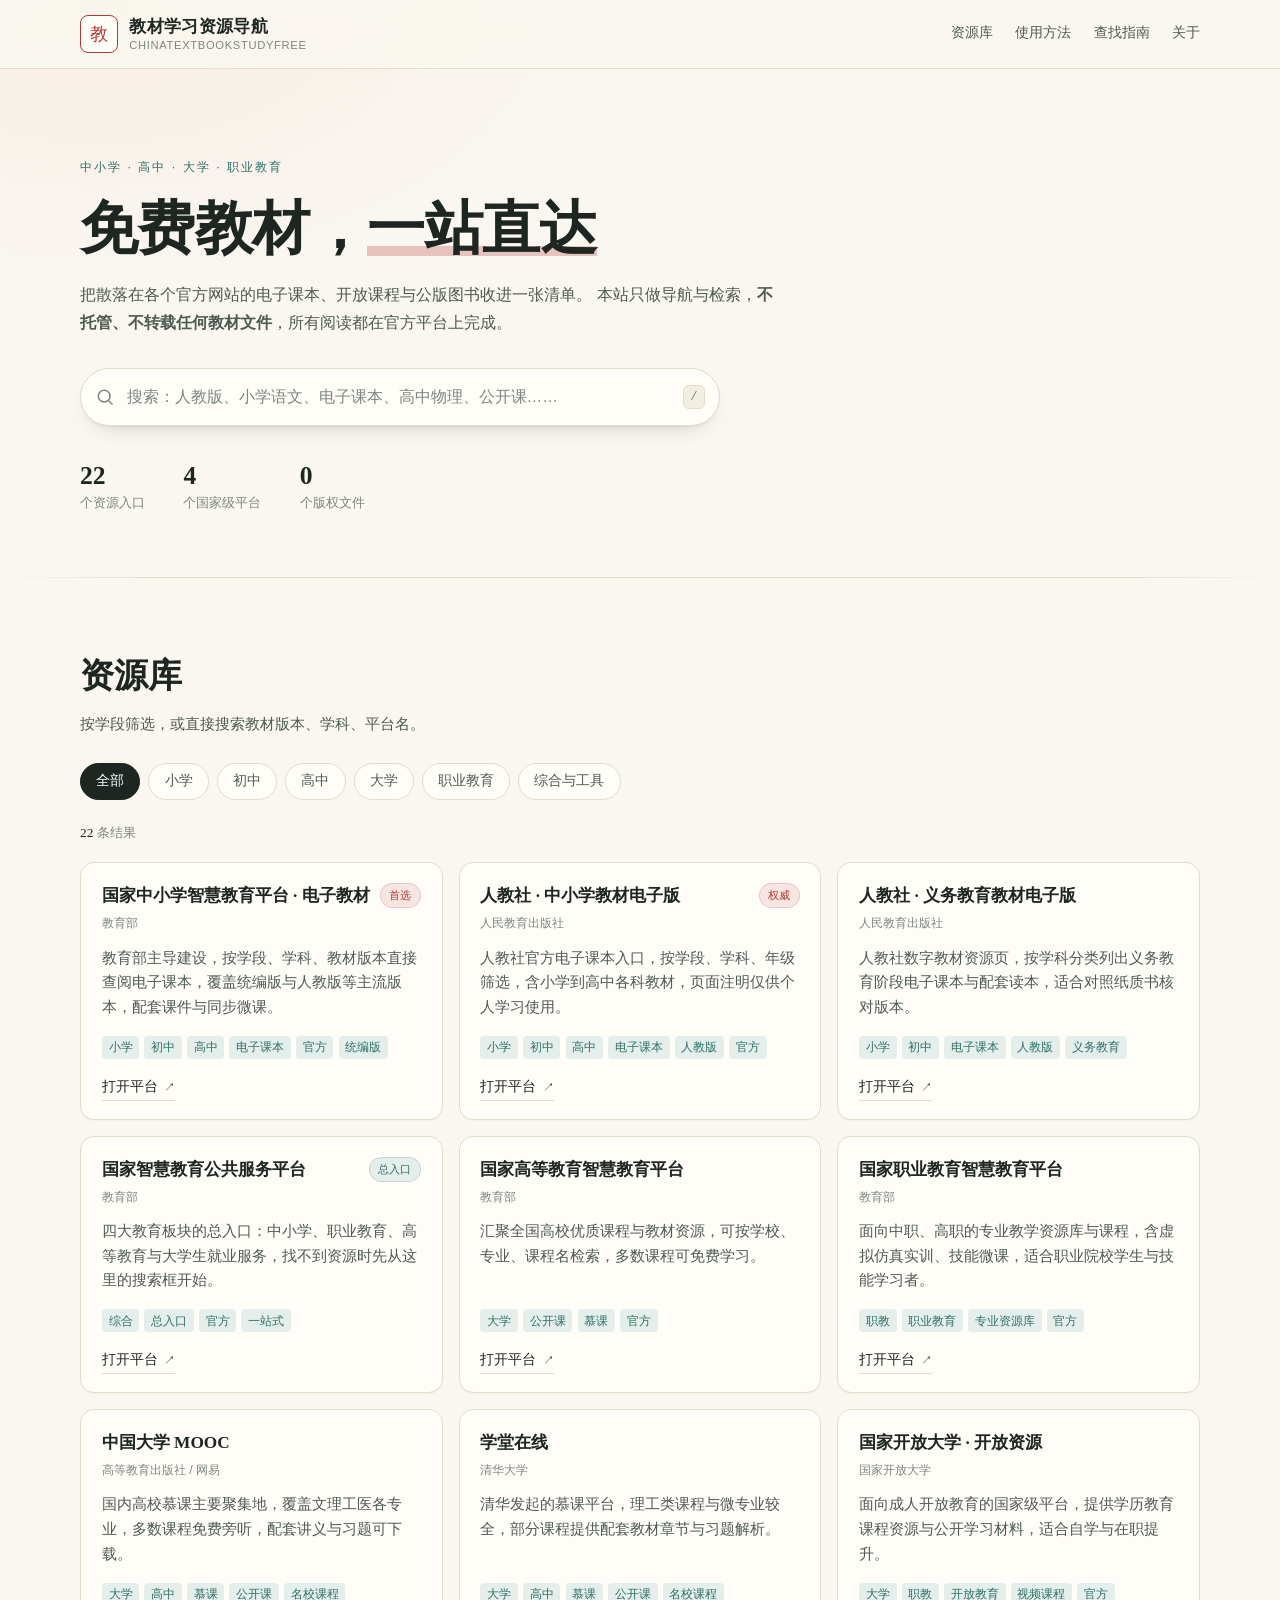
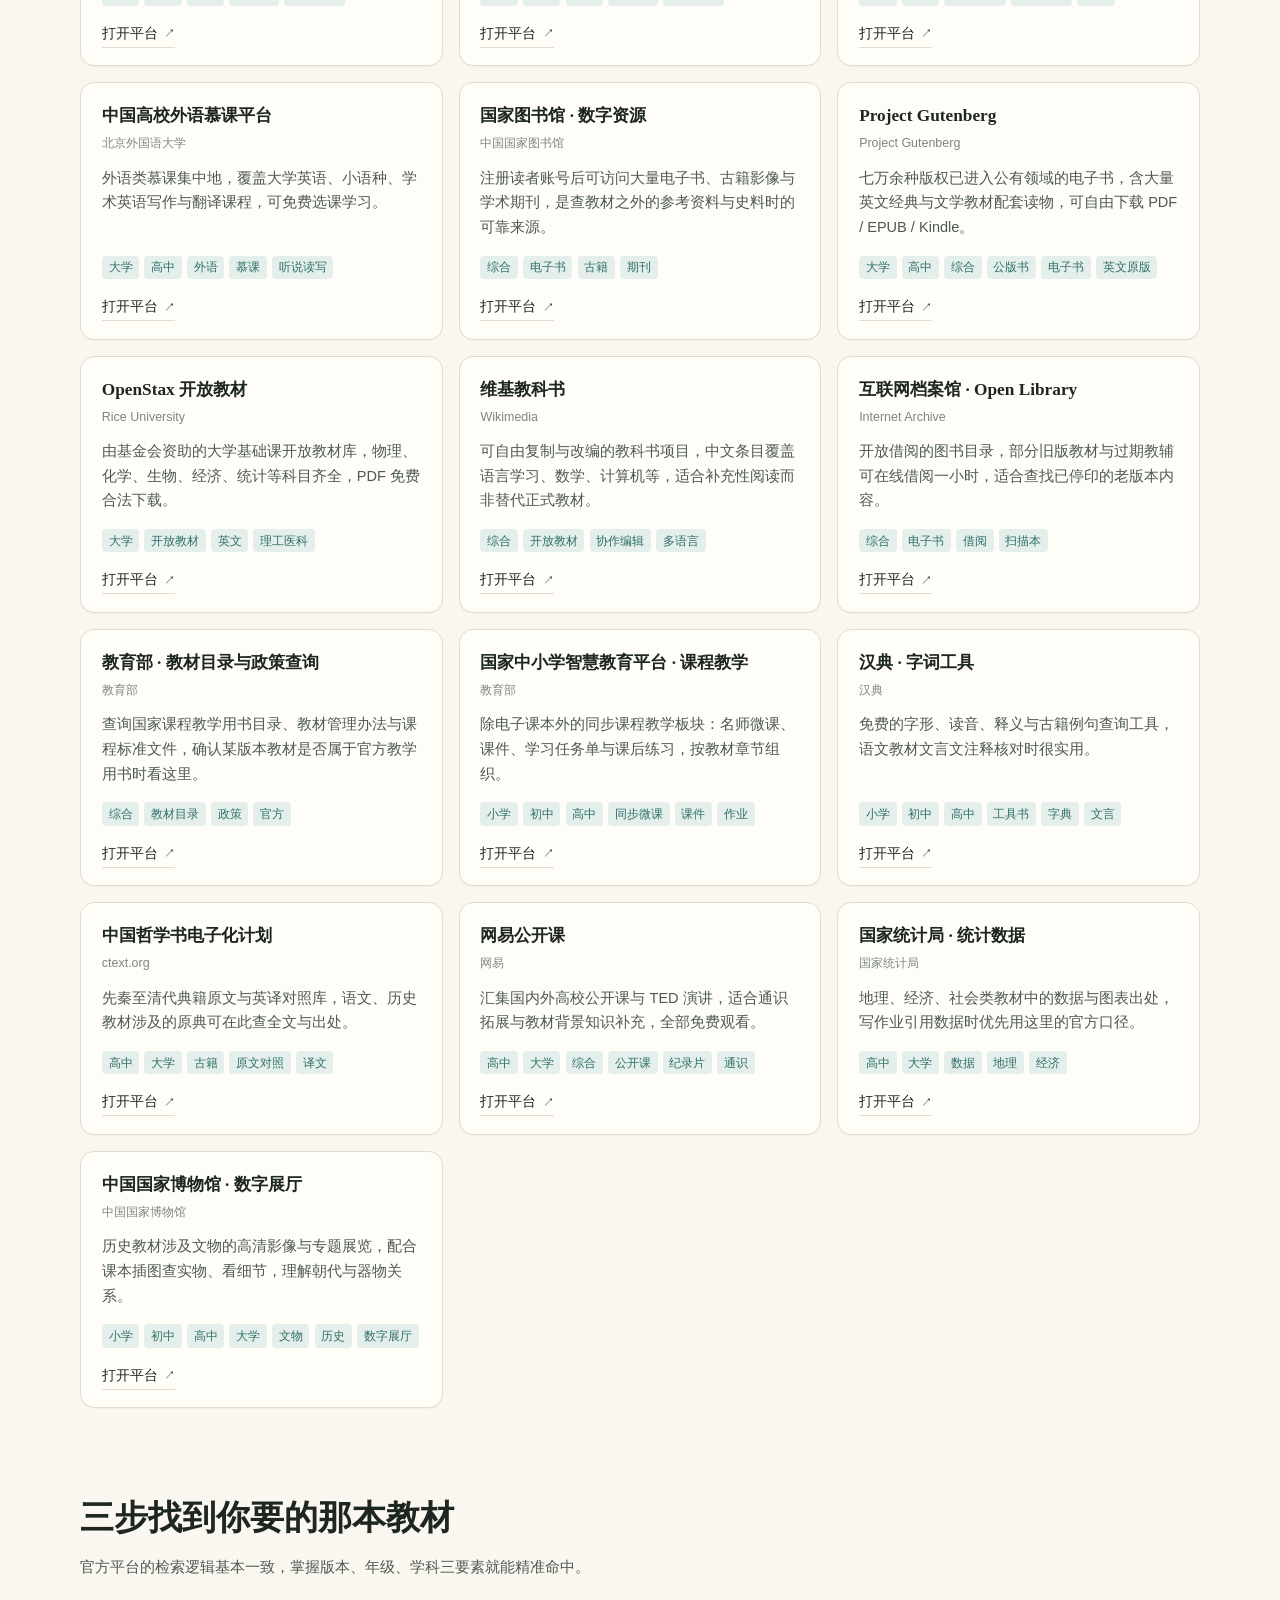
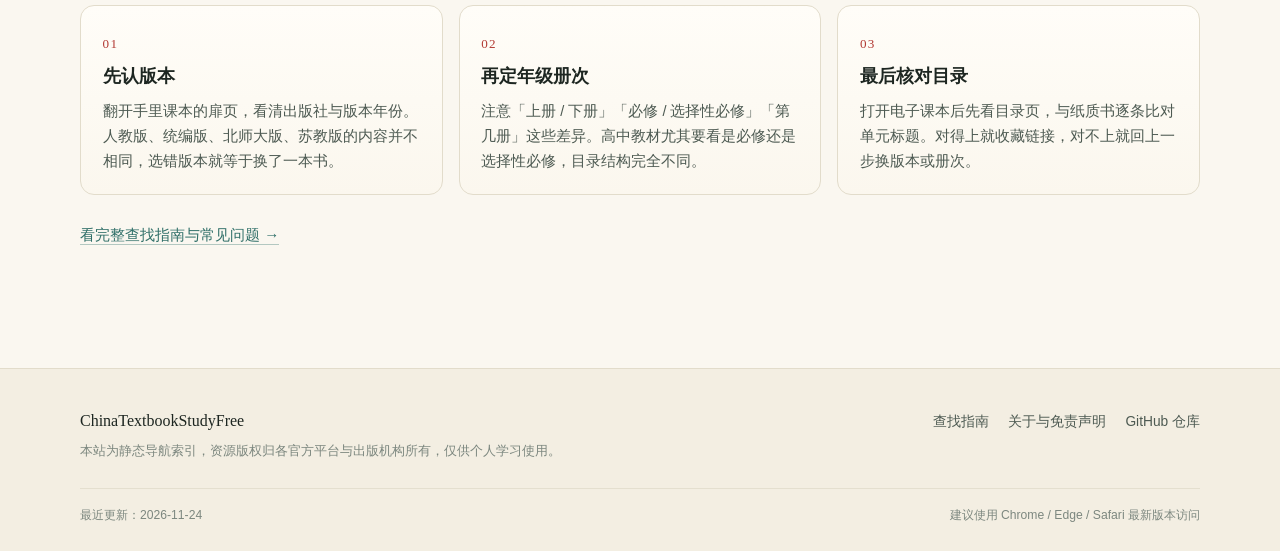
<file: index.html>
<!DOCTYPE html>
<html lang="zh-CN">
<head>
<meta charset="utf-8">
<meta name="viewport" content="width=device-width, initial-scale=1">
<title>教材学习资源导航 · 免费电子课本与开放课程</title>
<meta name="description" content="面向中小学到大学的免费教材学习资源导航索引：官方电子课本、国家智慧教育平台、高校开放课程、公版图书与工具书入口，一站直达。">
<meta name="theme-color" content="#faf7f0">
<link rel="icon" href="assets/favicon.svg" type="image/svg+xml">
<link rel="stylesheet" href="assets/style.css">
</head>
<body>
<a class="skip" href="#library">跳到资源列表</a>

<header class="site-header">
  <div class="wrap header-inner">
    <a class="brand" href="./index.html">
      <span class="seal" aria-hidden="true">教</span>
      <span class="brand-text">
        <strong>教材学习资源导航</strong>
        <small>ChinaTextbookStudyFree</small>
      </span>
    </a>
    <nav class="nav" aria-label="主导航">
      <a href="#library">资源库</a>
      <a href="#howto">使用方法</a>
      <a href="guide.html">查找指南</a>
      <a href="about.html">关于</a>
    </nav>
  </div>
</header>

<main>
  <section class="hero">
    <div class="wrap">
      <p class="kicker">中小学 · 高中 · 大学 · 职业教育</p>
      <h1>免费教材，<span class="mark">一站直达</span></h1>
      <p class="lede">
        把散落在各个官方网站的电子课本、开放课程与公版图书收进一张清单。
        本站只做导航与检索，<strong>不托管、不转载任何教材文件</strong>，所有阅读都在官方平台上完成。
      </p>

      <div class="searchbar" role="search">
        <svg class="icon" viewBox="0 0 24 24" aria-hidden="true"><circle cx="11" cy="11" r="7"/><path d="M16.5 16.5 21 21"/></svg>
        <label class="visually-hidden" for="q">搜索资源</label>
        <input id="q" type="search" placeholder="搜索：人教版、小学语文、电子课本、高中物理、公开课……" autocomplete="off">
        <kbd class="hint">/</kbd>
      </div>

      <ul class="stats" id="stats">
        <li><strong id="stat-count">—</strong><span>个资源入口</span></li>
        <li><strong>4</strong><span>个国家级平台</span></li>
        <li><strong>0</strong><span>个版权文件</span></li>
      </ul>
    </div>
    <div class="hero-rule" aria-hidden="true"></div>
  </section>

  <section class="library" id="library">
    <div class="wrap">
      <div class="section-head">
        <h2>资源库</h2>
        <p class="section-sub">按学段筛选，或直接搜索教材版本、学科、平台名。</p>
      </div>

      <div class="filters" role="group" aria-label="按学段筛选">
        <button class="chip is-active" data-filter="all" type="button">全部</button>
        <button class="chip" data-filter="小学" type="button">小学</button>
        <button class="chip" data-filter="初中" type="button">初中</button>
        <button class="chip" data-filter="高中" type="button">高中</button>
        <button class="chip" data-filter="大学" type="button">大学</button>
        <button class="chip" data-filter="职教" type="button">职业教育</button>
        <button class="chip" data-filter="综合" type="button">综合与工具</button>
      </div>

      <p class="result-line" aria-live="polite"><span id="result-count">0</span> 条结果</p>
      <div class="grid" id="grid"></div>
      <p class="empty" id="empty" hidden>没有匹配的资源，换个关键词试试，例如「电子课本」「物理」「公开课」。</p>
    </div>
  </section>

  <section class="howto" id="howto">
    <div class="wrap">
      <div class="section-head">
        <h2>三步找到你要的那本教材</h2>
        <p class="section-sub">官方平台的检索逻辑基本一致，掌握版本、年级、学科三要素就能精准命中。</p>
      </div>
      <ol class="steps">
        <li>
          <span class="step-no">01</span>
          <h3>先认版本</h3>
          <p>翻开手里课本的扉页，看清出版社与版本年份。人教版、统编版、北师大版、苏教版的内容并不相同，选错版本就等于换了一本书。</p>
        </li>
        <li>
          <span class="step-no">02</span>
          <h3>再定年级册次</h3>
          <p>注意「上册 / 下册」「必修 / 选择性必修」「第几册」这些差异。高中教材尤其要看是必修还是选择性必修，目录结构完全不同。</p>
        </li>
        <li>
          <span class="step-no">03</span>
          <h3>最后核对目录</h3>
          <p>打开电子课本后先看目录页，与纸质书逐条比对单元标题。对得上就收藏链接，对不上就回上一步换版本或册次。</p>
        </li>
      </ol>
      <p class="howto-more"><a class="textlink" href="guide.html">看完整查找指南与常见问题 →</a></p>
    </div>
  </section>
</main>

<footer class="site-footer">
  <div class="wrap footer-inner">
    <div>
      <p class="footer-title">ChinaTextbookStudyFree</p>
      <p class="footer-note">本站为静态导航索引，资源版权归各官方平台与出版机构所有，仅供个人学习使用。</p>
    </div>
    <ul class="footer-links">
      <li><a href="guide.html">查找指南</a></li>
      <li><a href="about.html">关于与免责声明</a></li>
      <li><a href="https://github.com/keith279997139/ChinaTextbookStudyFree" rel="noopener">GitHub 仓库</a></li>
    </ul>
  </div>
  <div class="wrap footer-meta">
    <span>最近更新：2026-11-24</span>
    <span>建议使用 Chrome / Edge / Safari 最新版本访问</span>
  </div>
</footer>

<script src="assets/resources.js"></script>
<script src="assets/app.js"></script>
</body>
</html>
</file>
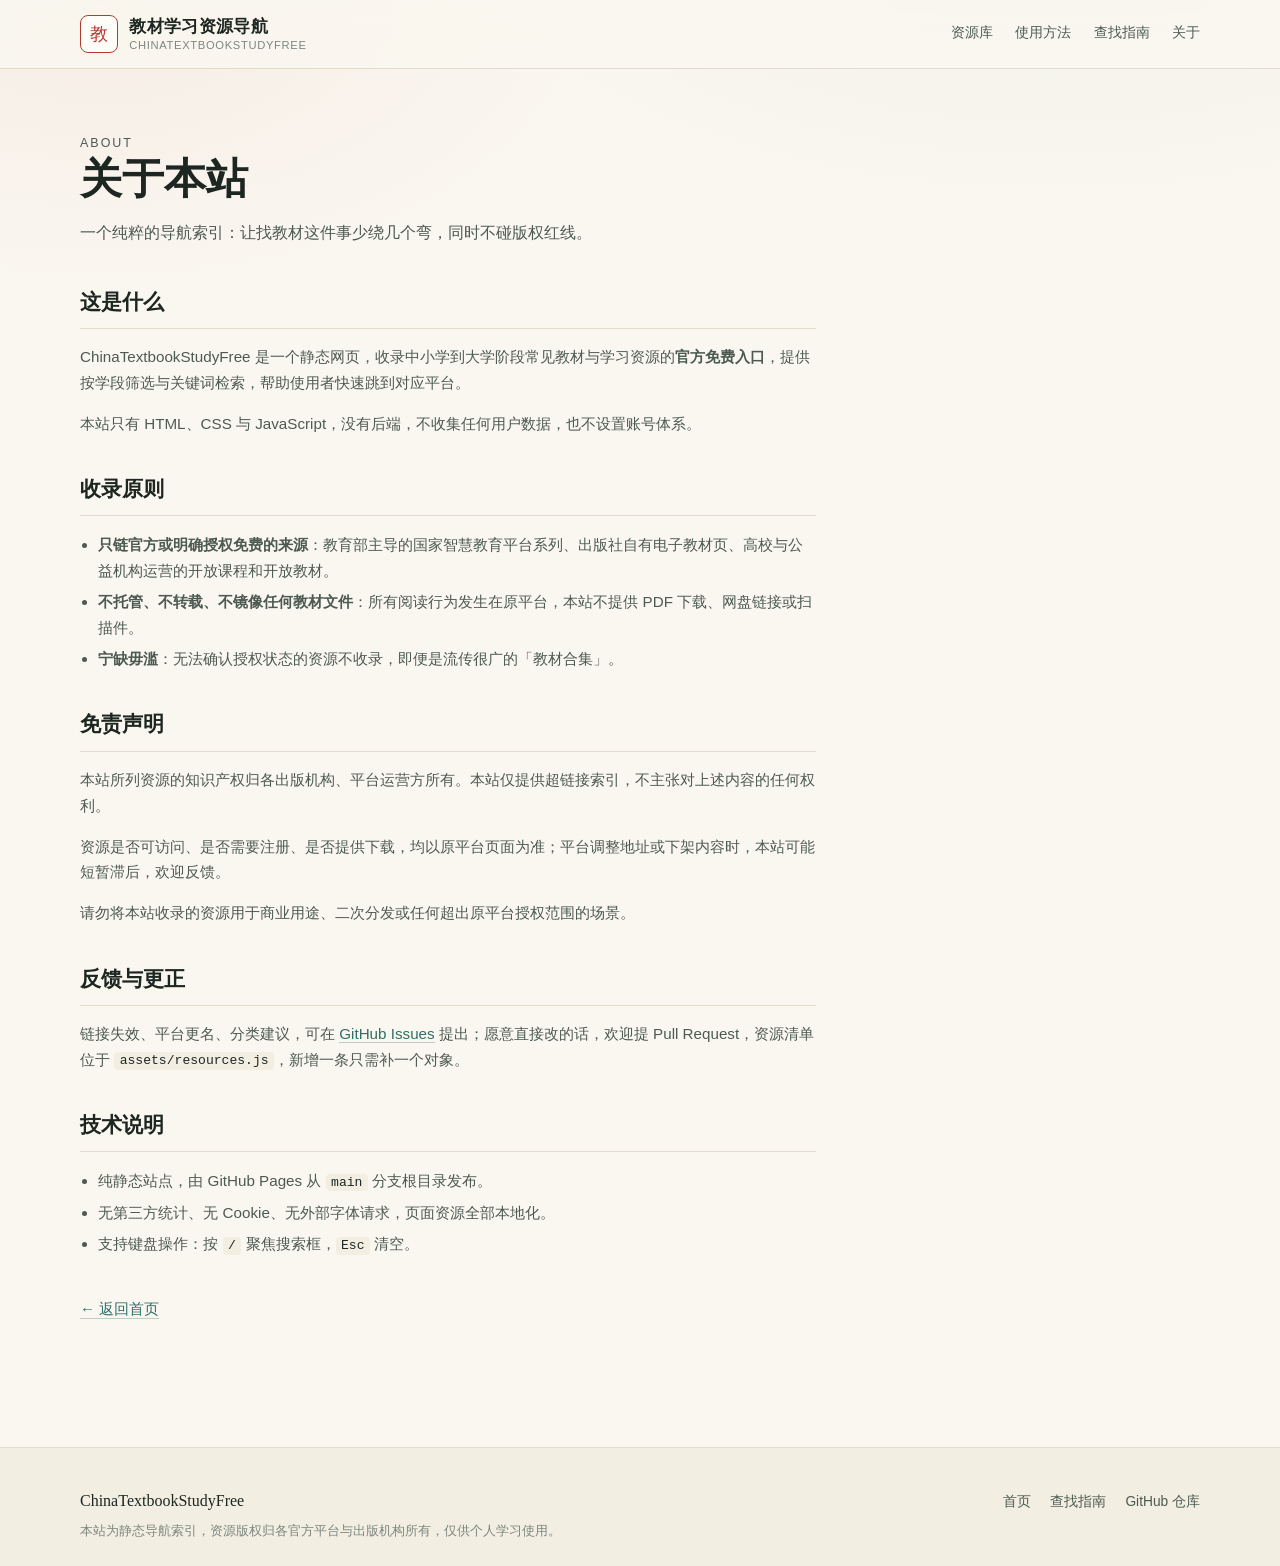
<file: about.html>
<!DOCTYPE html>
<html lang="zh-CN">
<head>
<meta charset="utf-8">
<meta name="viewport" content="width=device-width, initial-scale=1">
<title>关于与免责声明 · 教材学习资源导航</title>
<meta name="description" content="本站的定位、收录原则、版权与免责声明。">
<meta name="theme-color" content="#faf7f0">
<link rel="icon" href="assets/favicon.svg" type="image/svg+xml">
<link rel="stylesheet" href="assets/style.css">
</head>
<body>
<a class="skip" href="#main">跳到正文</a>

<header class="site-header">
  <div class="wrap header-inner">
    <a class="brand" href="./index.html">
      <span class="seal" aria-hidden="true">教</span>
      <span class="brand-text">
        <strong>教材学习资源导航</strong>
        <small>ChinaTextbookStudyFree</small>
      </span>
    </a>
    <nav class="nav" aria-label="主导航">
      <a href="index.html#library">资源库</a>
      <a href="index.html#howto">使用方法</a>
      <a href="guide.html">查找指南</a>
      <a href="about.html">关于</a>
    </nav>
  </div>
</header>

<main id="main" class="page">
  <div class="wrap">
    <div class="page-head">
      <p class="kicker">About</p>
      <h1>关于本站</h1>
      <p>一个纯粹的导航索引：让找教材这件事少绕几个弯，同时不碰版权红线。</p>
    </div>

    <div class="prose">
      <h2>这是什么</h2>
      <p>ChinaTextbookStudyFree 是一个静态网页，收录中小学到大学阶段常见教材与学习资源的<strong>官方免费入口</strong>，提供按学段筛选与关键词检索，帮助使用者快速跳到对应平台。</p>
      <p>本站只有 HTML、CSS 与 JavaScript，没有后端，不收集任何用户数据，也不设置账号体系。</p>

      <h2>收录原则</h2>
      <ul>
        <li><strong>只链官方或明确授权免费的来源</strong>：教育部主导的国家智慧教育平台系列、出版社自有电子教材页、高校与公益机构运营的开放课程和开放教材。</li>
        <li><strong>不托管、不转载、不镜像任何教材文件</strong>：所有阅读行为发生在原平台，本站不提供 PDF 下载、网盘链接或扫描件。</li>
        <li><strong>宁缺毋滥</strong>：无法确认授权状态的资源不收录，即便是流传很广的「教材合集」。</li>
      </ul>

      <h2>免责声明</h2>
      <p>本站所列资源的知识产权归各出版机构、平台运营方所有。本站仅提供超链接索引，不主张对上述内容的任何权利。</p>
      <p>资源是否可访问、是否需要注册、是否提供下载，均以原平台页面为准；平台调整地址或下架内容时，本站可能短暂滞后，欢迎反馈。</p>
      <p>请勿将本站收录的资源用于商业用途、二次分发或任何超出原平台授权范围的场景。</p>

      <h2>反馈与更正</h2>
      <p>链接失效、平台更名、分类建议，可在 <a href="https://github.com/keith279997139/ChinaTextbookStudyFree/issues" rel="noopener">GitHub Issues</a> 提出；愿意直接改的话，欢迎提 Pull Request，资源清单位于 <code>assets/resources.js</code>，新增一条只需补一个对象。</p>

      <h2>技术说明</h2>
      <ul>
        <li>纯静态站点，由 GitHub Pages 从 <code>main</code> 分支根目录发布。</li>
        <li>无第三方统计、无 Cookie、无外部字体请求，页面资源全部本地化。</li>
        <li>支持键盘操作：按 <code>/</code> 聚焦搜索框，<code>Esc</code> 清空。</li>
      </ul>

      <p style="margin-top:2.4rem"><a class="textlink" href="index.html">← 返回首页</a></p>
    </div>
  </div>
</main>

<footer class="site-footer">
  <div class="wrap footer-inner">
    <div>
      <p class="footer-title">ChinaTextbookStudyFree</p>
      <p class="footer-note">本站为静态导航索引，资源版权归各官方平台与出版机构所有，仅供个人学习使用。</p>
    </div>
    <ul class="footer-links">
      <li><a href="index.html">首页</a></li>
      <li><a href="guide.html">查找指南</a></li>
      <li><a href="https://github.com/keith279997139/ChinaTextbookStudyFree" rel="noopener">GitHub 仓库</a></li>
    </ul>
  </div>
</footer>
</body>
</html>
</file>
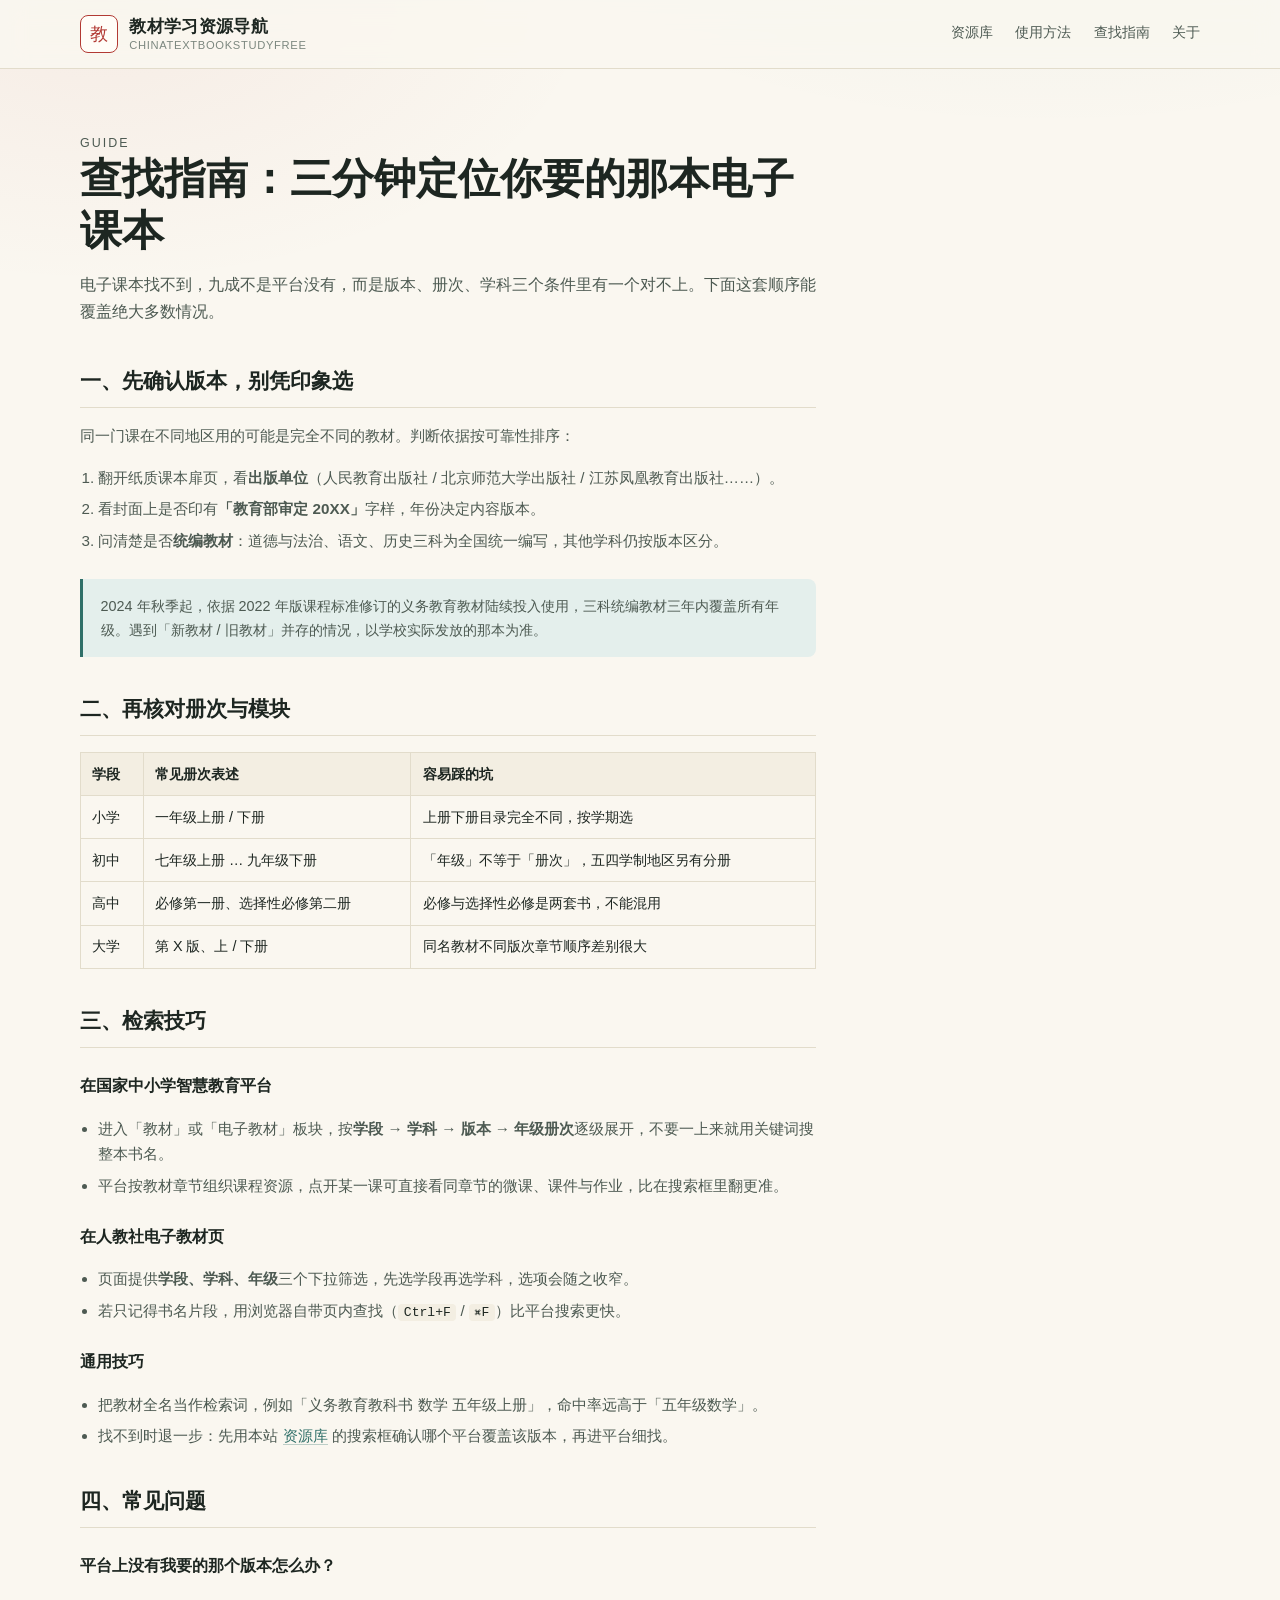
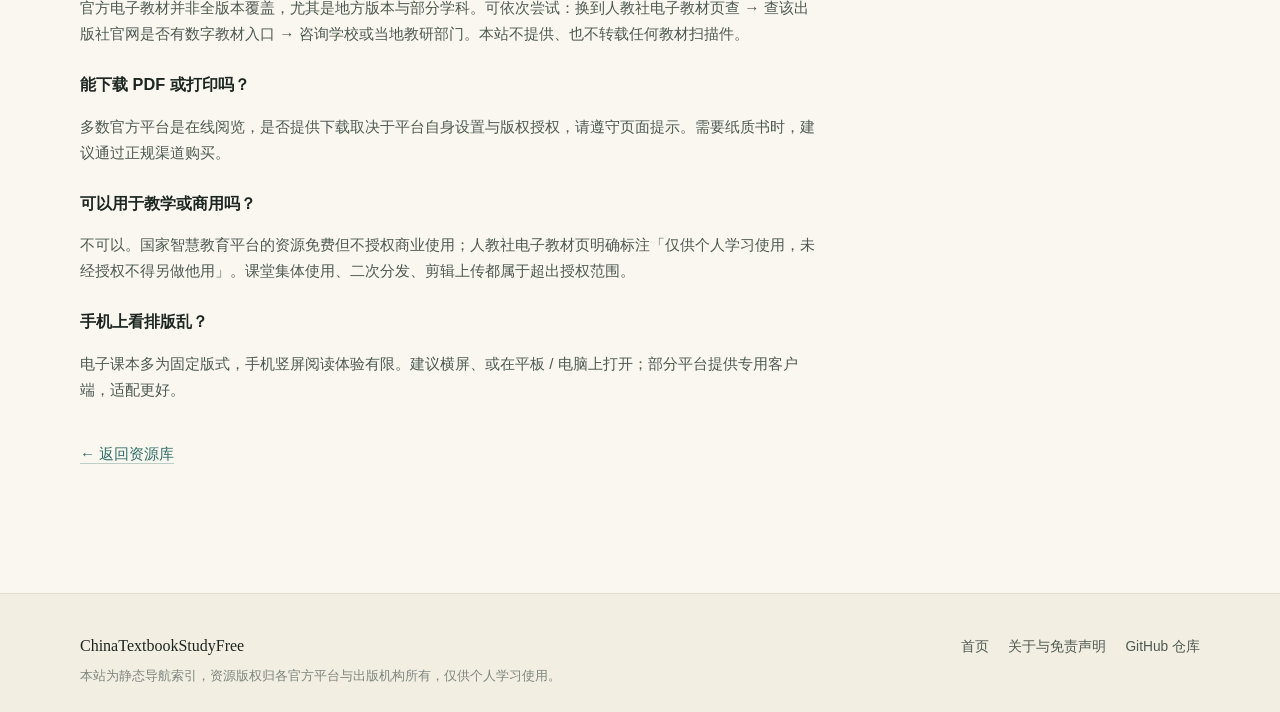
<file: guide.html>
<!DOCTYPE html>
<html lang="zh-CN">
<head>
<meta charset="utf-8">
<meta name="viewport" content="width=device-width, initial-scale=1">
<title>查找指南 · 教材学习资源导航</title>
<meta name="description" content="如何在官方平台精准找到指定版本的电子课本：版本识别、册次核对、检索技巧与常见问题。">
<meta name="theme-color" content="#faf7f0">
<link rel="icon" href="assets/favicon.svg" type="image/svg+xml">
<link rel="stylesheet" href="assets/style.css">
</head>
<body>
<a class="skip" href="#main">跳到正文</a>

<header class="site-header">
  <div class="wrap header-inner">
    <a class="brand" href="./index.html">
      <span class="seal" aria-hidden="true">教</span>
      <span class="brand-text">
        <strong>教材学习资源导航</strong>
        <small>ChinaTextbookStudyFree</small>
      </span>
    </a>
    <nav class="nav" aria-label="主导航">
      <a href="index.html#library">资源库</a>
      <a href="index.html#howto">使用方法</a>
      <a href="guide.html">查找指南</a>
      <a href="about.html">关于</a>
    </nav>
  </div>
</header>

<main id="main" class="page">
  <div class="wrap">
    <div class="page-head">
      <p class="kicker">Guide</p>
      <h1>查找指南：三分钟定位你要的那本电子课本</h1>
      <p>电子课本找不到，九成不是平台没有，而是版本、册次、学科三个条件里有一个对不上。下面这套顺序能覆盖绝大多数情况。</p>
    </div>

    <div class="prose">
      <h2>一、先确认版本，别凭印象选</h2>
      <p>同一门课在不同地区用的可能是完全不同的教材。判断依据按可靠性排序：</p>
      <ol>
        <li>翻开纸质课本扉页，看<strong>出版单位</strong>（人民教育出版社 / 北京师范大学出版社 / 江苏凤凰教育出版社……）。</li>
        <li>看封面上是否印有<strong>「教育部审定 20XX」</strong>字样，年份决定内容版本。</li>
        <li>问清楚是否<strong>统编教材</strong>：道德与法治、语文、历史三科为全国统一编写，其他学科仍按版本区分。</li>
      </ol>
      <div class="note">
        2024 年秋季起，依据 2022 年版课程标准修订的义务教育教材陆续投入使用，三科统编教材三年内覆盖所有年级。遇到「新教材 / 旧教材」并存的情况，以学校实际发放的那本为准。
      </div>

      <h2>二、再核对册次与模块</h2>
      <table>
        <thead>
          <tr><th>学段</th><th>常见册次表述</th><th>容易踩的坑</th></tr>
        </thead>
        <tbody>
          <tr><td>小学</td><td>一年级上册 / 下册</td><td>上册下册目录完全不同，按学期选</td></tr>
          <tr><td>初中</td><td>七年级上册 … 九年级下册</td><td>「年级」不等于「册次」，五四学制地区另有分册</td></tr>
          <tr><td>高中</td><td>必修第一册、选择性必修第二册</td><td>必修与选择性必修是两套书，不能混用</td></tr>
          <tr><td>大学</td><td>第 X 版、上 / 下册</td><td>同名教材不同版次章节顺序差别很大</td></tr>
        </tbody>
      </table>

      <h2>三、检索技巧</h2>
      <h3>在国家中小学智慧教育平台</h3>
      <ul>
        <li>进入「教材」或「电子教材」板块，按<strong>学段 → 学科 → 版本 → 年级册次</strong>逐级展开，不要一上来就用关键词搜整本书名。</li>
        <li>平台按教材章节组织课程资源，点开某一课可直接看同章节的微课、课件与作业，比在搜索框里翻更准。</li>
      </ul>
      <h3>在人教社电子教材页</h3>
      <ul>
        <li>页面提供<strong>学段、学科、年级</strong>三个下拉筛选，先选学段再选学科，选项会随之收窄。</li>
        <li>若只记得书名片段，用浏览器自带页内查找（<code>Ctrl+F</code> / <code>⌘F</code>）比平台搜索更快。</li>
      </ul>
      <h3>通用技巧</h3>
      <ul>
        <li>把教材全名当作检索词，例如「义务教育教科书 数学 五年级上册」，命中率远高于「五年级数学」。</li>
        <li>找不到时退一步：先用本站 <a href="index.html#library">资源库</a> 的搜索框确认哪个平台覆盖该版本，再进平台细找。</li>
      </ul>

      <h2>四、常见问题</h2>
      <h3>平台上没有我要的那个版本怎么办？</h3>
      <p>官方电子教材并非全版本覆盖，尤其是地方版本与部分学科。可依次尝试：换到人教社电子教材页查 → 查该出版社官网是否有数字教材入口 → 咨询学校或当地教研部门。本站不提供、也不转载任何教材扫描件。</p>

      <h3>能下载 PDF 或打印吗？</h3>
      <p>多数官方平台是在线阅览，是否提供下载取决于平台自身设置与版权授权，请遵守页面提示。需要纸质书时，建议通过正规渠道购买。</p>

      <h3>可以用于教学或商用吗？</h3>
      <p>不可以。国家智慧教育平台的资源免费但不授权商业使用；人教社电子教材页明确标注「仅供个人学习使用，未经授权不得另做他用」。课堂集体使用、二次分发、剪辑上传都属于超出授权范围。</p>

      <h3>手机上看排版乱？</h3>
      <p>电子课本多为固定版式，手机竖屏阅读体验有限。建议横屏、或在平板 / 电脑上打开；部分平台提供专用客户端，适配更好。</p>

      <p style="margin-top:2.4rem"><a class="textlink" href="index.html">← 返回资源库</a></p>
    </div>
  </div>
</main>

<footer class="site-footer">
  <div class="wrap footer-inner">
    <div>
      <p class="footer-title">ChinaTextbookStudyFree</p>
      <p class="footer-note">本站为静态导航索引，资源版权归各官方平台与出版机构所有，仅供个人学习使用。</p>
    </div>
    <ul class="footer-links">
      <li><a href="index.html">首页</a></li>
      <li><a href="about.html">关于与免责声明</a></li>
      <li><a href="https://github.com/keith279997139/ChinaTextbookStudyFree" rel="noopener">GitHub 仓库</a></li>
    </ul>
  </div>
</footer>
</body>
</html>
</file>
<file: assets/style.css>
:root {
  --paper: #faf7f0;
  --paper-2: #f3eee2;
  --ink: #1d2621;
  --ink-soft: #4d5a52;
  --ink-mute: #7c877f;
  --line: #e2dccb;
  --red: #b23a34;
  --red-soft: #f6e6e2;
  --jade: #2f6f68;
  --jade-soft: #e4efec;
  --shadow: 0 1px 2px rgba(29, 38, 33, .06), 0 10px 24px -16px rgba(29, 38, 33, .35);
  --serif: "Noto Serif SC", "Source Han Serif SC", "Songti SC", "STSong", "SimSun", Georgia, serif;
  --sans: -apple-system, BlinkMacSystemFont, "Segoe UI", "PingFang SC", "Hiragino Sans GB", "Microsoft YaHei", sans-serif;
  --radius: 14px;
}

* { box-sizing: border-box; }

html { -webkit-text-size-adjust: 100%; scroll-behavior: smooth; }

body {
  margin: 0;
  background-color: var(--paper);
  background-image:
    radial-gradient(1100px 600px at 82% -10%, rgba(47, 111, 104, .07), transparent 60%),
    radial-gradient(900px 520px at 8% 0%, rgba(178, 58, 52, .06), transparent 55%);
  color: var(--ink);
  font-family: var(--sans);
  font-size: 16px;
  line-height: 1.7;
  -webkit-font-smoothing: antialiased;
}

.wrap { width: min(1120px, 100% - 3rem); margin-inline: auto; }

.visually-hidden,
.skip {
  position: absolute;
  width: 1px; height: 1px;
  margin: -1px; padding: 0;
  overflow: hidden;
  clip: rect(0 0 0 0);
  white-space: nowrap;
  border: 0;
}
.skip:focus {
  position: fixed; top: .5rem; left: .5rem;
  width: auto; height: auto; clip: auto;
  padding: .5rem .9rem;
  background: var(--ink); color: #fff;
  border-radius: 999px; z-index: 99;
}

a { color: inherit; }

/* ---------- header ---------- */
.site-header {
  position: sticky; top: 0; z-index: 20;
  background: rgba(250, 247, 240, .86);
  backdrop-filter: saturate(1.4) blur(12px);
  border-bottom: 1px solid var(--line);
}

.header-inner {
  display: flex; align-items: center; justify-content: space-between;
  gap: 1rem;
  min-height: 68px;
}

.brand { display: flex; align-items: center; gap: .7rem; text-decoration: none; }

.seal {
  display: grid; place-items: center;
  width: 38px; height: 38px;
  border: 1.5px solid var(--red);
  border-radius: 8px;
  color: var(--red);
  font-family: var(--serif);
  font-size: 1.15rem;
  line-height: 1;
  letter-spacing: 0;
  background: #fffdf8;
}

.brand-text { display: flex; flex-direction: column; line-height: 1.25; }
.brand-text strong { font-family: var(--serif); font-size: 1.06rem; letter-spacing: .02em; }
.brand-text small { color: var(--ink-mute); font-size: .7rem; letter-spacing: .06em; text-transform: uppercase; }

.nav { display: flex; gap: 1.4rem; font-size: .9rem; }
.nav a {
  text-decoration: none; color: var(--ink-soft);
  padding-bottom: 2px;
  border-bottom: 1px solid transparent;
  transition: color .18s, border-color .18s;
}
.nav a:hover { color: var(--ink); border-bottom-color: var(--red); }

/* ---------- hero ---------- */
.hero { padding: clamp(3rem, 7vw, 5.5rem) 0 0; position: relative; }

.kicker {
  font-size: .78rem; letter-spacing: .16em; text-transform: uppercase;
  color: var(--jade); margin: 0 0 1rem;
}

.hero h1 {
  font-family: var(--serif);
  font-size: clamp(2.2rem, 5.4vw, 3.6rem);
  line-height: 1.2;
  margin: 0 0 1.1rem;
  letter-spacing: -.01em;
  font-weight: 600;
}

.mark { position: relative; white-space: nowrap; }
.mark::after {
  content: ""; position: absolute; left: 0; right: 0; bottom: .08em;
  height: .38em; z-index: -1;
  background: linear-gradient(180deg, transparent 55%, rgba(178, 58, 52, .28) 55%);
}

.lede {
  max-width: 44rem;
  color: var(--ink-soft);
  font-size: 1.02rem;
  margin: 0 0 2rem;
}

.searchbar {
  display: flex; align-items: center; gap: .7rem;
  max-width: 40rem;
  padding: .55rem .9rem;
  background: #fffdf8;
  border: 1px solid var(--line);
  border-radius: 999px;
  box-shadow: var(--shadow);
  transition: border-color .18s, box-shadow .18s;
}
.searchbar:focus-within {
  border-color: var(--jade);
  box-shadow: 0 0 0 3px rgba(47, 111, 104, .12);
}
.searchbar .icon { width: 20px; height: 20px; flex: none; stroke: var(--ink-mute); fill: none; stroke-width: 1.8; }
.searchbar input {
  flex: 1; min-width: 0;
  border: 0; background: transparent; outline: none;
  font: inherit; font-size: .98rem; color: var(--ink);
  padding: .35rem 0;
}
.searchbar input::placeholder { color: var(--ink-mute); }
.hint {
  flex: none;
  font-family: ui-monospace, Menlo, Consolas, monospace;
  font-size: .76rem; color: var(--ink-mute);
  border: 1px solid var(--line); border-radius: 6px;
  padding: .05rem .38rem; background: var(--paper-2);
}

.stats {
  display: flex; flex-wrap: wrap; gap: 2.4rem;
  list-style: none; padding: 0; margin: 2.2rem 0 0;
}
.stats li { display: flex; flex-direction: column; }
.stats strong { font-family: var(--serif); font-size: 1.6rem; line-height: 1.2; }
.stats span { font-size: .8rem; color: var(--ink-mute); }

.hero-rule {
  height: 1px; margin-top: clamp(2.5rem, 6vw, 4rem);
  background: linear-gradient(90deg, transparent, var(--line) 12%, var(--line) 88%, transparent);
}

/* ---------- library ---------- */
.library { padding: clamp(2.6rem, 6vw, 4.2rem) 0 0; scroll-margin-top: 80px; }

.section-head { margin-bottom: 1.6rem; }
.section-head h2 {
  font-family: var(--serif); font-weight: 600;
  font-size: clamp(1.6rem, 3.4vw, 2.15rem);
  margin: 0 0 .45rem;
}
.section-sub { margin: 0; color: var(--ink-soft); font-size: .95rem; }

.filters { display: flex; flex-wrap: wrap; gap: .5rem; margin-bottom: 1.4rem; }
.chip {
  appearance: none;
  font: inherit; font-size: .88rem;
  padding: .34rem .95rem;
  border-radius: 999px;
  border: 1px solid var(--line);
  background: #fffdf8; color: var(--ink-soft);
  cursor: pointer;
  transition: color .16s, background .16s, border-color .16s, transform .16s;
}
.chip:hover { border-color: var(--jade); color: var(--ink); transform: translateY(-1px); }
.chip.is-active { background: var(--ink); border-color: var(--ink); color: #fff; }

.result-line { margin: 0 0 1.1rem; font-size: .84rem; color: var(--ink-mute); }
.result-line span { font-family: var(--serif); color: var(--ink); }

.grid {
  display: grid;
  grid-template-columns: repeat(auto-fill, minmax(296px, 1fr));
  gap: 1rem;
}

.card {
  display: flex; flex-direction: column;
  padding: 1.25rem 1.3rem 1.1rem;
  background: #fffdf8;
  border: 1px solid var(--line);
  border-radius: var(--radius);
  box-shadow: 0 1px 1px rgba(29, 38, 33, .03);
  transition: transform .18s ease, box-shadow .18s ease, border-color .18s ease;
}
.card:hover {
  transform: translateY(-3px);
  box-shadow: var(--shadow);
  border-color: #d3ccb6;
}

.card-head { display: flex; align-items: flex-start; justify-content: space-between; gap: .6rem; }
.card h3 {
  font-family: var(--serif); font-weight: 600;
  font-size: 1.08rem; line-height: 1.45;
  margin: 0 0 .3rem;
}
.card h3 a { text-decoration: none; }
.card h3 a:hover { color: var(--red); }

.badge {
  flex: none;
  font-size: .7rem; letter-spacing: .04em;
  padding: .12rem .5rem;
  border-radius: 999px;
  background: var(--red-soft); color: var(--red);
  border: 1px solid rgba(178, 58, 52, .18);
}
.badge--jade { background: var(--jade-soft); color: var(--jade); border-color: rgba(47, 111, 104, .2); }

.org { font-size: .78rem; color: var(--ink-mute); margin: 0 0 .7rem; }

.card p.desc {
  margin: 0 0 1rem;
  font-size: .91rem; color: var(--ink-soft);
  flex: 1;
}

.tags { display: flex; flex-wrap: wrap; gap: .32rem; margin: 0 0 1rem; list-style: none; padding: 0; }
.tags li {
  font-size: .74rem; color: var(--jade);
  background: var(--jade-soft);
  border-radius: 4px;
  padding: .1rem .42rem;
}
.stage-tag { color: var(--ink-mute); background: var(--paper-2); }

.card-go {
  display: inline-flex; align-items: center; gap: .38rem;
  align-self: flex-start;
  font-size: .88rem; font-weight: 500;
  color: var(--ink); text-decoration: none;
  border-bottom: 1px solid var(--line);
  padding-bottom: 1px;
  transition: color .16s, border-color .16s, gap .16s;
}
.card-go:hover { color: var(--red); border-color: var(--red); gap: .55rem; }
.card-go::after { content: "↗"; font-size: .8em; }

.empty {
  padding: 2.4rem 1rem;
  text-align: center;
  color: var(--ink-mute);
  border: 1px dashed var(--line);
  border-radius: var(--radius);
  font-size: .92rem;
}

/* ---------- howto ---------- */
.howto { padding: clamp(3.2rem, 7vw, 5rem) 0 clamp(2rem, 4vw, 3rem); }

.steps {
  display: grid;
  grid-template-columns: repeat(auto-fit, minmax(240px, 1fr));
  gap: 1rem;
  list-style: none; margin: 0; padding: 0;
}
.steps li {
  position: relative;
  padding: 1.4rem 1.35rem 1.3rem;
  background: linear-gradient(180deg, #fffdf8, #fbf7ee);
  border: 1px solid var(--line);
  border-radius: var(--radius);
}
.step-no {
  font-family: var(--serif);
  font-size: .82rem; letter-spacing: .1em;
  color: var(--red);
}
.steps h3 {
  font-family: var(--serif); font-weight: 600;
  font-size: 1.12rem; margin: .3rem 0 .5rem;
}
.steps p { margin: 0; font-size: .91rem; color: var(--ink-soft); }

.howto-more { margin-top: 1.6rem; }
.textlink {
  text-decoration: none; color: var(--jade);
  border-bottom: 1px solid rgba(47, 111, 104, .35);
  padding-bottom: 1px; font-size: .94rem;
}
.textlink:hover { color: var(--red); border-color: rgba(178, 58, 52, .4); }

/* ---------- footer ---------- */
.site-footer {
  margin-top: clamp(2rem, 5vw, 3.5rem);
  padding: 2.4rem 0 1.6rem;
  border-top: 1px solid var(--line);
  background: var(--paper-2);
}
.footer-inner {
  display: flex; flex-wrap: wrap; justify-content: space-between;
  gap: 1.4rem;
}
.footer-title { font-family: var(--serif); font-size: 1rem; margin: 0 0 .35rem; }
.footer-note { margin: 0; max-width: 34rem; font-size: .82rem; color: var(--ink-mute); }
.footer-links { display: flex; flex-wrap: wrap; gap: 1.2rem; list-style: none; margin: 0; padding: 0; }
.footer-links a { font-size: .86rem; color: var(--ink-soft); text-decoration: none; }
.footer-links a:hover { color: var(--red); }
.footer-meta {
  display: flex; flex-wrap: wrap; justify-content: space-between; gap: 1rem;
  margin-top: 1.6rem; padding-top: 1rem;
  border-top: 1px solid rgba(226, 220, 203, .8);
  font-size: .76rem; color: var(--ink-mute);
}

/* ---------- prose pages (guide / about / 404) ---------- */
.page { padding: clamp(2.6rem, 6vw, 4rem) 0 clamp(2rem, 5vw, 3.4rem); }
.page-head { max-width: 46rem; }
.page-head h1 {
  font-family: var(--serif); font-weight: 600;
  font-size: clamp(1.9rem, 4.2vw, 2.6rem);
  line-height: 1.25; margin: 0 0 .8rem;
}
.page-head p { color: var(--ink-soft); margin: 0; }

.prose { max-width: 46rem; margin-top: 2.4rem; }
.prose h2 {
  font-family: var(--serif); font-weight: 600;
  font-size: 1.32rem; margin: 2.2rem 0 .7rem;
  padding-bottom: .45rem; border-bottom: 1px solid var(--line);
}
.prose h3 { font-size: 1.02rem; margin: 1.5rem 0 .4rem; }
.prose p, .prose li { color: var(--ink-soft); font-size: .95rem; }
.prose ul, .prose ol { padding-left: 1.15rem; }
.prose li + li { margin-top: .35rem; }
.prose code {
  font-family: ui-monospace, Menlo, Consolas, monospace;
  font-size: .86em; background: var(--paper-2);
  padding: .08rem .34rem; border-radius: 4px; color: var(--ink);
}
.prose a { color: var(--jade); text-decoration: none; border-bottom: 1px solid rgba(47, 111, 104, .3); }
.prose table { width: 100%; border-collapse: collapse; margin: 1rem 0; font-size: .9rem; }
.prose th, .prose td { border: 1px solid var(--line); padding: .55rem .7rem; text-align: left; vertical-align: top; }
.prose th { background: var(--paper-2); font-weight: 600; }
.note {
  margin: 1.6rem 0; padding: .9rem 1.1rem;
  background: var(--jade-soft);
  border-left: 3px solid var(--jade);
  border-radius: 0 8px 8px 0;
  font-size: .9rem; color: var(--ink-soft);
}

/* ---------- 404 ---------- */
.center-page { min-height: 60vh; display: grid; place-items: center; text-align: center; padding: 3rem 0; }
.center-page .code { font-family: var(--serif); font-size: clamp(3rem, 10vw, 5rem); color: var(--red); line-height: 1; }

@media (max-width: 720px) {
  .nav { display: none; }
  .stats { gap: 1.6rem; }
  .grid { grid-template-columns: 1fr; }
  .footer-inner { flex-direction: column; }
}

@media (prefers-reduced-motion: reduce) {
  * { transition: none !important; animation: none !important; scroll-behavior: auto; }
}
</file>
